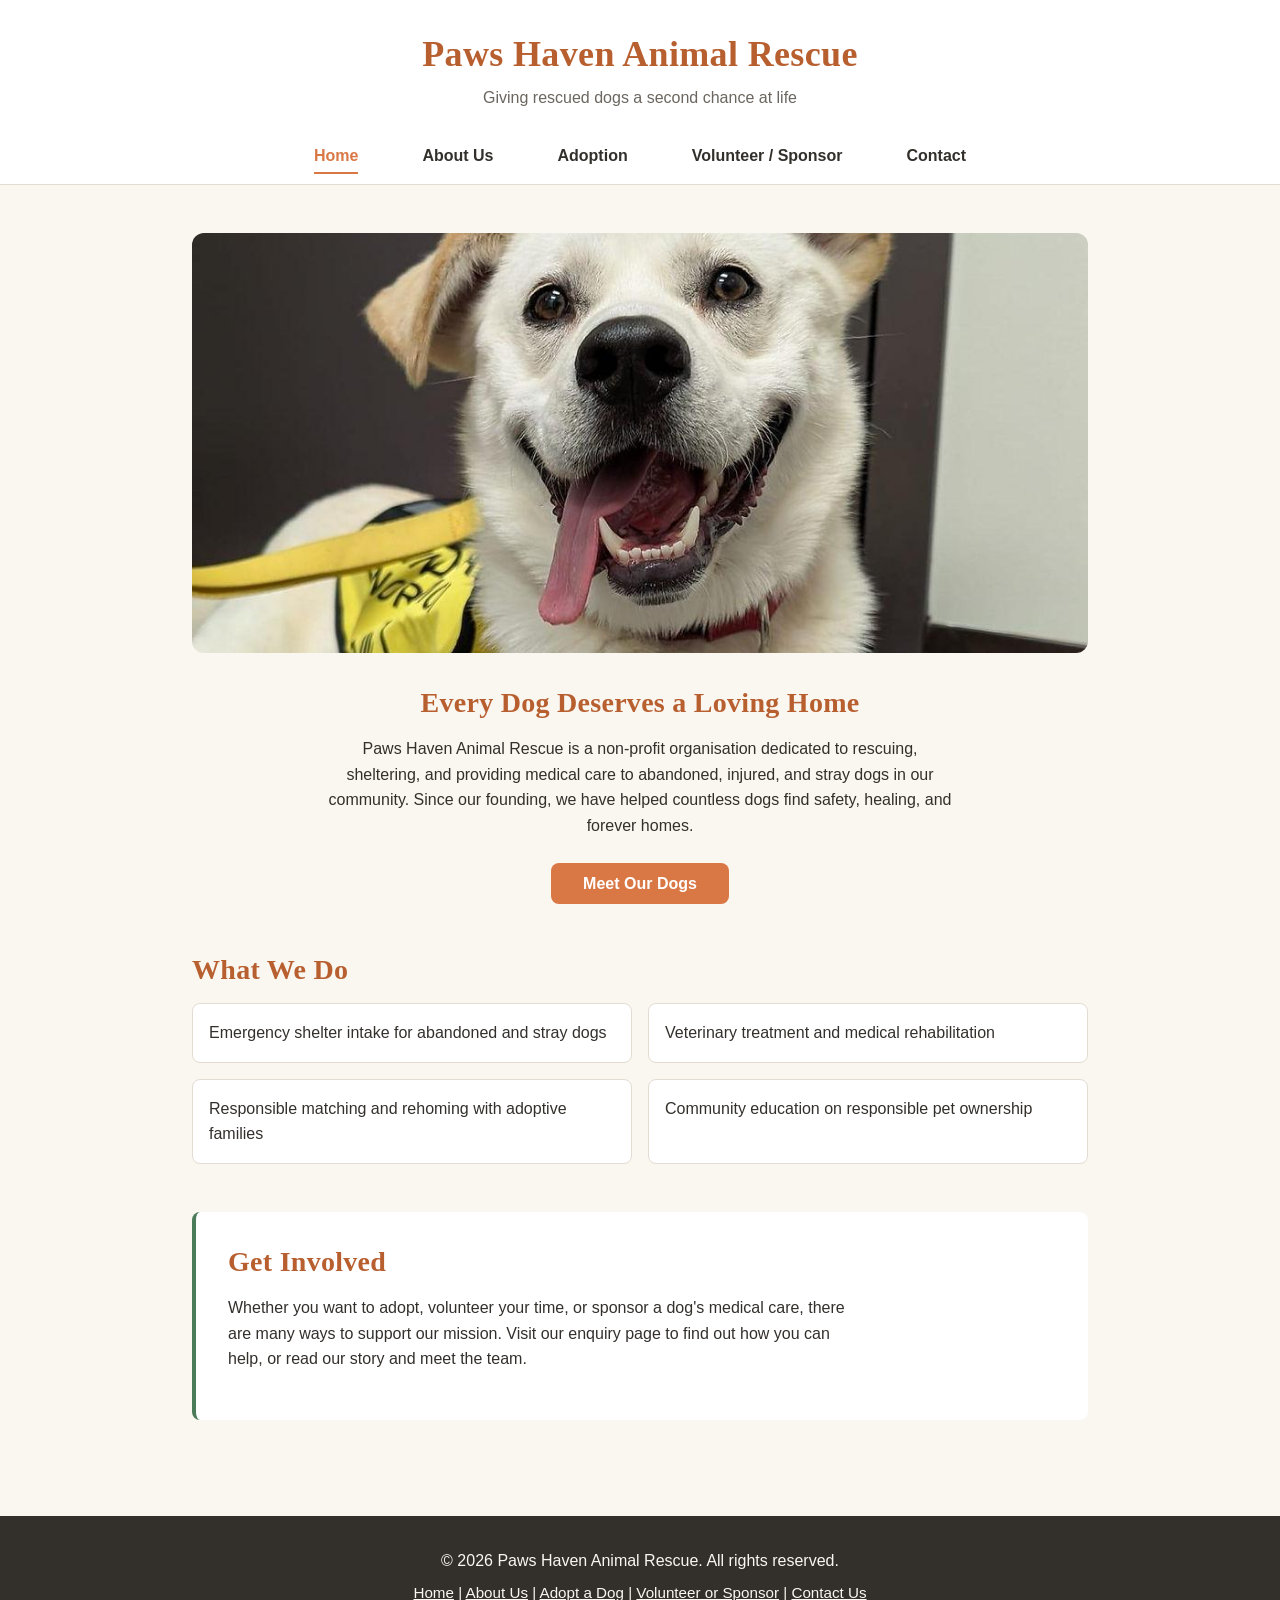
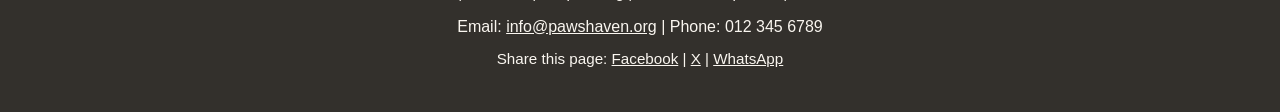
<file: ST10488462 POE PART 1 (4)/ST10488462 POE PART 1/HTML and Basic Content, Website/index.html>
<!DOCTYPE html>
<html lang="en">
<head>
    <!-- Character encoding: lets the browser display letters/symbols correctly -->
    <meta charset="UTF-8">
    <!-- Makes the page resize properly on phones and tablets -->
    <meta name="viewport" content="width=device-width, initial-scale=1.0">

    <!-- SEO: a short description of the page shown in Google search results -->
    <meta name="description" content="Paws Haven Animal Rescue is a non-profit dog shelter in Pretoria. Adopt a rescue dog, volunteer your time or sponsor a dog's medical care today.">
    <!-- SEO: keywords related to the page content -->
    <meta name="keywords" content="dog rescue Pretoria, animal shelter, dog adoption, non-profit, Paws Haven">

    <!-- The text shown in the browser tab -->
    <!-- Links this page to the external stylesheet, so all styling is in one shared file -->
    <link rel="stylesheet" href="style.css">

    <title>Dog Rescue &amp; Adoption in Pretoria | Paws Haven Animal Rescue</title>

    <!-- SEO: the preferred (canonical) address of this page, so search engines do not treat duplicates as separate pages -->
    <link rel="canonical" href="https://pawshaven-st10488462.netlify.app/">
    <meta name="robots" content="index, follow">
    <meta name="theme-color" content="#d97845">
    <link rel="icon" href="images/favicon.svg" type="image/svg+xml">

    <!-- Social media sharing (Open Graph and Twitter): controls how this page looks when shared on Facebook, WhatsApp, X and similar -->
    <meta property="og:type" content="website">
    <meta property="og:site_name" content="Paws Haven Animal Rescue">
    <meta property="og:title" content="Dog Rescue &amp; Adoption in Pretoria | Paws Haven Animal Rescue">
    <meta property="og:description" content="Paws Haven Animal Rescue is a non-profit dog shelter in Pretoria. Adopt a rescue dog, volunteer your time or sponsor a dog's medical care today.">
    <meta property="og:url" content="https://pawshaven-st10488462.netlify.app/">
    <meta property="og:image" content="https://pawshaven-st10488462.netlify.app/images/hero-dog.jpg">
    <meta property="og:image:alt" content="A happy white rescue dog smiling at the camera">
    <meta name="twitter:card" content="summary_large_image">
    <!-- Links the JavaScript file. 'defer' makes it run only after the whole page has loaded -->
    <script src="js/script.js" defer></script>
    <!-- Local SEO: structured data that tells search engines about our two shelter locations -->
    <script type="application/ld+json">
{
  "@context": "https://schema.org",
  "@graph": [
    {
      "@type": "AnimalShelter",
      "@id": "https://pawshaven-st10488462.netlify.app/#main-shelter",
      "name": "Paws Haven Animal Rescue - Main Shelter",
      "url": "https://pawshaven-st10488462.netlify.app/",
      "description": "Non-profit dog shelter providing rescue, medical care and adoption services for dogs in need.",
      "image": "https://pawshaven-st10488462.netlify.app/images/hero-dog.jpg",
      "email": "info@pawshaven.org",
      "telephone": "+27123456789",
      "address": {
        "@type": "PostalAddress",
        "addressLocality": "Pretoria",
        "addressRegion": "Gauteng",
        "addressCountry": "ZA"
      },
      "geo": {
        "@type": "GeoCoordinates",
        "latitude": -25.7479,
        "longitude": 28.2293
      },
      "openingHoursSpecification": {
        "@type": "OpeningHoursSpecification",
        "dayOfWeek": [
          "Monday",
          "Tuesday",
          "Wednesday",
          "Thursday",
          "Friday",
          "Saturday"
        ],
        "opens": "09:00",
        "closes": "16:00"
      }
    },
    {
      "@type": "AnimalShelter",
      "@id": "https://pawshaven-st10488462.netlify.app/#centurion-centre",
      "name": "Paws Haven Animal Rescue - Satellite Adoption Centre",
      "url": "https://pawshaven-st10488462.netlify.app/contact",
      "parentOrganization": {
        "@id": "https://pawshaven-st10488462.netlify.app/#main-shelter"
      },
      "description": "Satellite adoption centre where visitors can meet dogs ready for adoption.",
      "email": "info@pawshaven.org",
      "telephone": "+27123456789",
      "address": {
        "@type": "PostalAddress",
        "addressLocality": "Centurion",
        "addressRegion": "Gauteng",
        "addressCountry": "ZA"
      },
      "geo": {
        "@type": "GeoCoordinates",
        "latitude": -25.8603,
        "longitude": 28.1894
      },
      "openingHoursSpecification": {
        "@type": "OpeningHoursSpecification",
        "dayOfWeek": [
          "Monday",
          "Tuesday",
          "Wednesday",
          "Thursday",
          "Friday",
          "Saturday"
        ],
        "opens": "09:00",
        "closes": "16:00"
      }
    }
  ]
}
    </script>
</head>
<body>

    <!-- HEADER: appears at the top of every page -->
    <header>
        <p class="site-title">Paws Haven Animal Rescue</p>
        <p>Giving rescued dogs a second chance at life</p>

        <!-- NAV: the main navigation menu, repeated identically on every page -->
        <nav>
            <ul>
                <li><a href="index.html">Home</a></li>
                <li><a href="about.html">About Us</a></li>
                <li><a href="services.html">Adoption</a></li>
                <li><a href="enquiry.html">Volunteer / Sponsor</a></li>
                <li><a href="contact.html">Contact</a></li>
            </ul>
        </nav>
    </header>

    <!-- MAIN: the unique content of this page -->
    <main>

        <!-- Hero section: the big welcome banner -->
        <section id="hero">
            <img src="images/hero-dog.jpg" alt="A happy white rescue dog at the Paws Haven shelter, smiling at the camera" width="980" height="980" fetchpriority="high">
            <h1>Every Dog Deserves a Loving Home</h1>
            <p>
                Paws Haven Animal Rescue is a non-profit organisation dedicated to
                rescuing, sheltering, and providing medical care to abandoned,
                injured, and stray dogs in our community. Since our founding, we
                have helped countless dogs find safety, healing, and forever homes.
            </p>
            <!-- Call to action button, links to the adoption page -->
            <a href="services.html" class="cta-button">Meet Our Dogs</a>
        </section>

        <!-- Short section introducing what the charity does -->
        <section id="what-we-do">
            <h2>What We Do</h2>
            <ul>
                <li>Emergency shelter intake for abandoned and stray dogs</li>
                <li>Veterinary treatment and medical rehabilitation</li>
                <li>Responsible matching and rehoming with adoptive families</li>
                <li>Community education on responsible pet ownership</li>
            </ul>
        </section>

        <!-- Section encouraging visitors to get involved -->
        <section id="get-involved">
            <h2>Get Involved</h2>
            <p>
                Whether you want to adopt, volunteer your time, or sponsor a dog's
                medical care, there are many ways to support our mission. Visit our
                <a href="enquiry.html">enquiry page</a> to find out how you can help,
                or read <a href="about.html">our story and meet the team</a>.
            </p>
        </section>

    </main>

    <!-- FOOTER: appears at the bottom of every page -->
    <footer>
        <p>&copy; 2026 Paws Haven Animal Rescue. All rights reserved.</p>
        <p class="footer-links">
            <a href="index.html">Home</a> |
            <a href="about.html">About Us</a> |
            <a href="services.html">Adopt a Dog</a> |
            <a href="enquiry.html">Volunteer or Sponsor</a> |
            <a href="contact.html">Contact Us</a>
        </p>
        <p>Email: <a href="mailto:info@pawshaven.org">info@pawshaven.org</a> | Phone: 012 345 6789</p>
        <p class="share-links">
            Share this page:
            <a href="https://www.facebook.com/sharer/sharer.php?u=https%3A%2F%2Fpawshaven-st10488462.netlify.app%2F" target="_blank" rel="noopener noreferrer" aria-label="Share this page on Facebook (opens in a new tab)">Facebook</a> |
            <a href="https://twitter.com/intent/tweet?url=https%3A%2F%2Fpawshaven-st10488462.netlify.app%2F" target="_blank" rel="noopener noreferrer" aria-label="Share this page on X (opens in a new tab)">X</a> |
            <a href="https://wa.me/?text=https%3A%2F%2Fpawshaven-st10488462.netlify.app%2F" target="_blank" rel="noopener noreferrer" aria-label="Share this page on WhatsApp (opens in a new tab)">WhatsApp</a>
        </p>
    </footer>

</body>
</html>
</file>
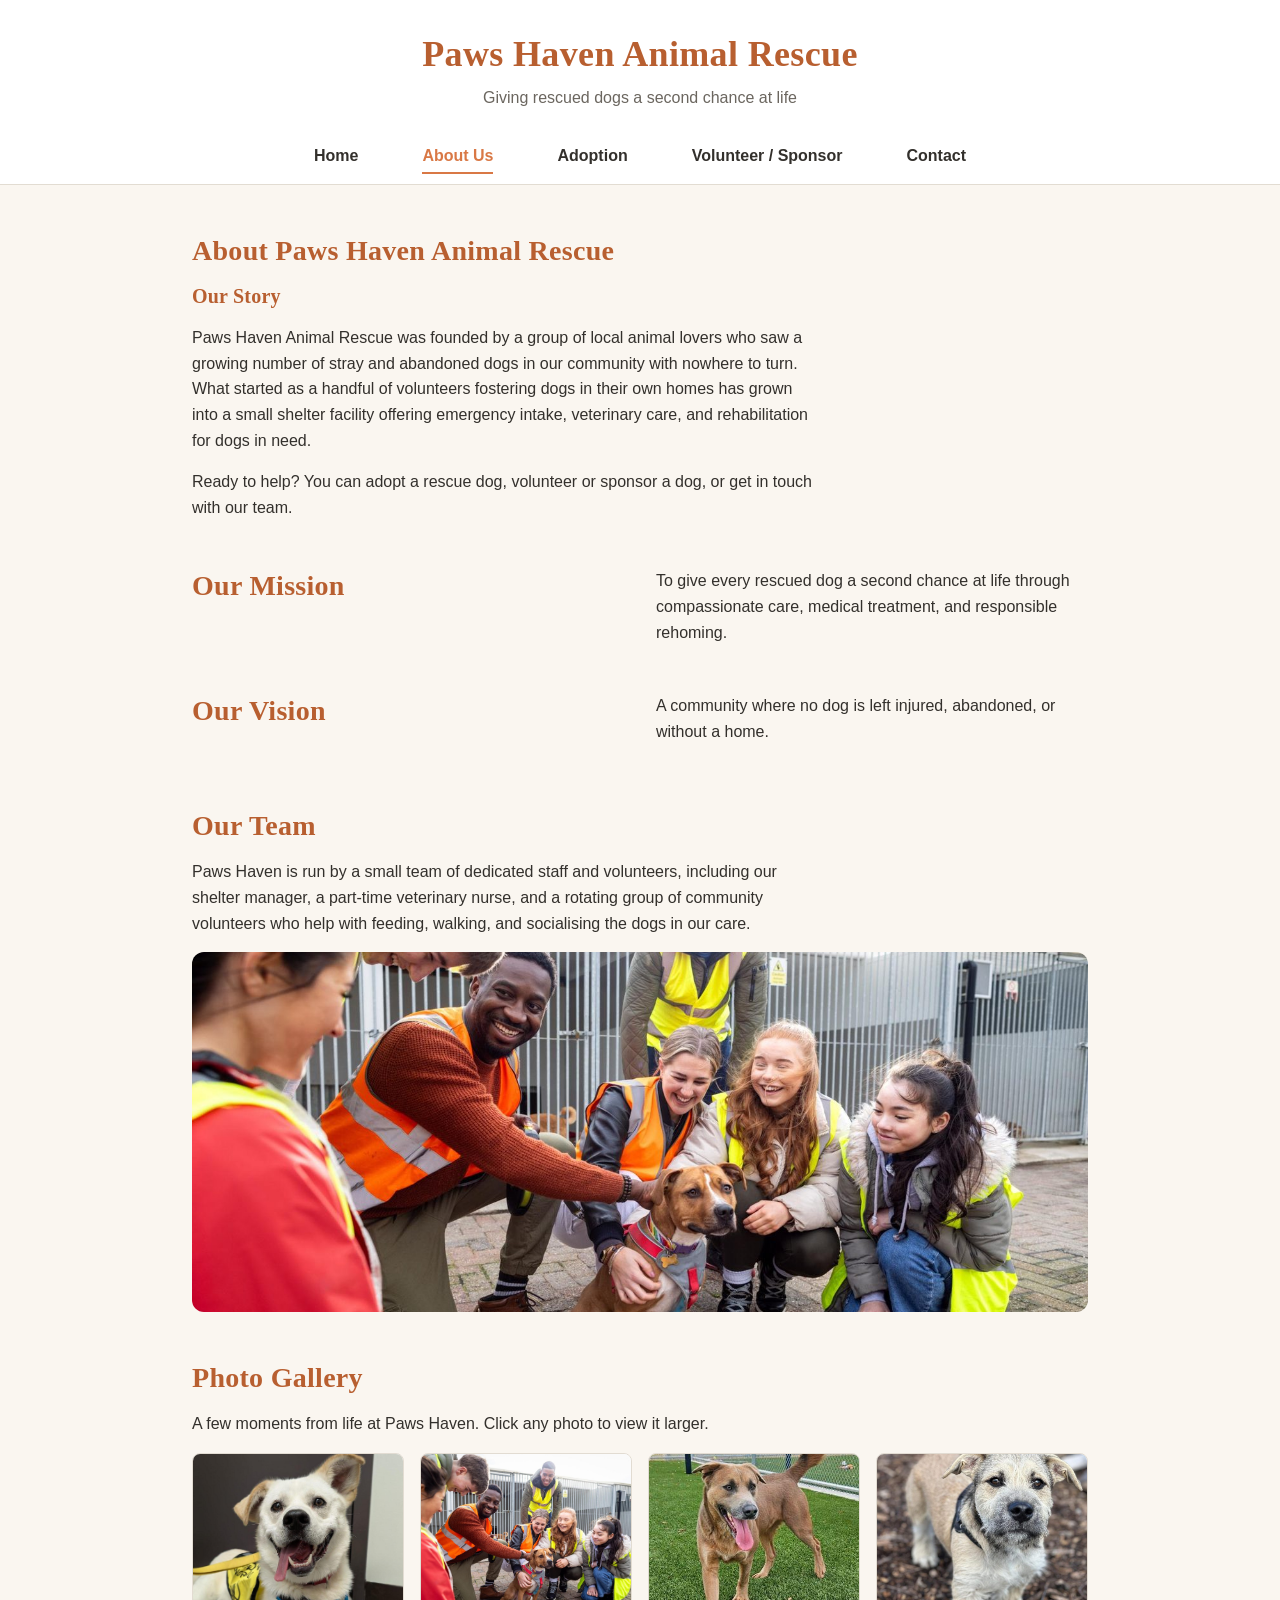
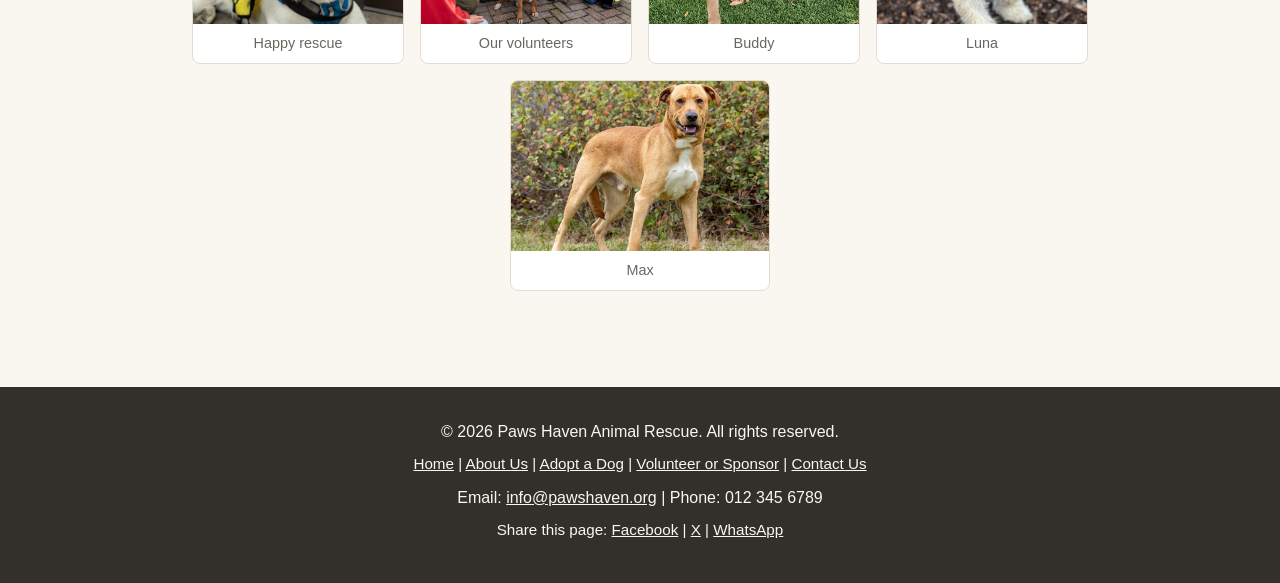
<file: ST10488462 POE PART 1 (4)/ST10488462 POE PART 1/HTML and Basic Content, Website/about.html>
<!DOCTYPE html>
<html lang="en">
<head>
    <meta charset="UTF-8">
    <meta name="viewport" content="width=device-width, initial-scale=1.0">

    <meta name="description" content="Meet the team behind Paws Haven Animal Rescue. Learn our story, mission and vision, and see photos of the rescued dogs and volunteers we work with.">
    <meta name="keywords" content="about Paws Haven, dog rescue team, animal shelter mission, non-profit, Pretoria">

    <!-- Links this page to the external stylesheet, so all styling is in one shared file -->
    <link rel="stylesheet" href="style.css">

    <title>About Our Dog Rescue Team | Paws Haven Animal Rescue</title>

    <!-- SEO: the preferred (canonical) address of this page, so search engines do not treat duplicates as separate pages -->
    <link rel="canonical" href="https://pawshaven-st10488462.netlify.app/about">
    <meta name="robots" content="index, follow">
    <meta name="theme-color" content="#d97845">
    <link rel="icon" href="images/favicon.svg" type="image/svg+xml">

    <!-- Social media sharing (Open Graph and Twitter): controls how this page looks when shared on Facebook, WhatsApp, X and similar -->
    <meta property="og:type" content="website">
    <meta property="og:site_name" content="Paws Haven Animal Rescue">
    <meta property="og:title" content="About Our Dog Rescue Team | Paws Haven Animal Rescue">
    <meta property="og:description" content="Meet the team behind Paws Haven Animal Rescue. Learn our story, mission and vision, and see photos of the rescued dogs and volunteers we work with.">
    <meta property="og:url" content="https://pawshaven-st10488462.netlify.app/about">
    <meta property="og:image" content="https://pawshaven-st10488462.netlify.app/images/hero-dog.jpg">
    <meta property="og:image:alt" content="A happy white rescue dog smiling at the camera">
    <meta name="twitter:card" content="summary_large_image">
    <!-- Links the JavaScript file. 'defer' makes it run only after the whole page has loaded -->
    <script src="js/script.js" defer></script>
</head>
<body>

    <!-- HEADER: identical to index.html so the site feels consistent -->
    <header>
        <p class="site-title">Paws Haven Animal Rescue</p>
        <p>Giving rescued dogs a second chance at life</p>

        <!-- NAV: same navigation menu as every other page -->
        <nav>
            <ul>
                <li><a href="index.html">Home</a></li>
                <li><a href="about.html">About Us</a></li>
                <li><a href="services.html">Adoption</a></li>
                <li><a href="enquiry.html">Volunteer / Sponsor</a></li>
                <li><a href="contact.html">Contact</a></li>
            </ul>
        </nav>
    </header>

    <!-- MAIN: unique content for the About Us page -->
    <main>

        <!-- Section explaining the charity's history -->
        <section id="our-story">
            <h1>About Paws Haven Animal Rescue</h1>
            <h2>Our Story</h2>
            <p>
                Paws Haven Animal Rescue was founded by a group of local animal
                lovers who saw a growing number of stray and abandoned dogs in
                our community with nowhere to turn. What started as a handful of
                volunteers fostering dogs in their own homes has grown into a
                small shelter facility offering emergency intake, veterinary
                care, and rehabilitation for dogs in need.
            </p>
            <p>
                Ready to help? You can <a href="services.html">adopt a rescue dog</a>,
                <a href="enquiry.html">volunteer or sponsor a dog</a>, or
                <a href="contact.html">get in touch with our team</a>.
            </p>
        </section>

        <!-- Section for mission and vision -->
        <section id="mission-vision">
            <h2>Our Mission</h2>
            <p>
                To give every rescued dog a second chance at life through
                compassionate care, medical treatment, and responsible rehoming.
            </p>

            <h2>Our Vision</h2>
            <p>
                A community where no dog is left injured, abandoned, or without
                a home.
            </p>
        </section>

        <!-- Section introducing the team -->
        <section id="our-team">
            <h2>Our Team</h2>
            <p>
                Paws Haven is run by a small team of dedicated staff and
                volunteers, including our shelter manager, a part-time
                veterinary nurse, and a rotating group of community volunteers
                who help with feeding, walking, and socialising the dogs in
                our care.
            </p>
            <img src="images/team-photo.jpg" alt="Paws Haven staff and volunteers with rescued dogs" data-lightbox="team" data-caption="Our staff and volunteers with some of the dogs in our care" width="1400" height="934" loading="lazy">
        </section>

        <!-- Photo gallery: click any photo to open it in the lightbox viewer (see js/script.js) -->
        <section id="gallery">
            <h2>Photo Gallery</h2>
            <p>A few moments from life at Paws Haven. Click any photo to view it larger.</p>

            <div class="gallery">
                <figure class="gallery-item">
                    <img src="images/hero-dog.jpg" alt="A happy white rescued dog smiling at the camera" data-lightbox="gallery" data-caption="A happy rescue dog enjoying life at Paws Haven" width="980" height="980" loading="lazy">
                    <figcaption>Happy rescue</figcaption>
                </figure>
                <figure class="gallery-item">
                    <img src="images/team-photo.jpg" alt="Paws Haven volunteers petting a brown dog at the shelter" data-lightbox="gallery" data-caption="Our volunteers giving the dogs the attention they deserve" width="1400" height="934" loading="lazy">
                    <figcaption>Our volunteers</figcaption>
                </figure>
                <figure class="gallery-item">
                    <img src="images/dog-buddy.jpg" alt="Buddy, a medium-sized brown dog standing on grass" data-lightbox="gallery" data-caption="Buddy enjoying some time on the grass" width="360" height="640" loading="lazy">
                    <figcaption>Buddy</figcaption>
                </figure>
                <figure class="gallery-item">
                    <img src="images/dog-luna.jpg" alt="Luna, a small scruffy terrier mix looking up at the camera" data-lightbox="gallery" data-caption="Luna, our calm and affectionate terrier mix" width="720" height="1023" loading="lazy">
                    <figcaption>Luna</figcaption>
                </figure>
                <figure class="gallery-item">
                    <img src="images/dog-max.jpg" alt="Max, a tan Labrador mix standing in front of green bushes" data-lightbox="gallery" data-caption="Max, a playful Labrador mix who loves to run" width="900" height="900" loading="lazy">
                    <figcaption>Max</figcaption>
                </figure>
            </div>
        </section>

    </main>

    <!-- FOOTER: identical to index.html -->
    <footer>
        <p>&copy; 2026 Paws Haven Animal Rescue. All rights reserved.</p>
        <p class="footer-links">
            <a href="index.html">Home</a> |
            <a href="about.html">About Us</a> |
            <a href="services.html">Adopt a Dog</a> |
            <a href="enquiry.html">Volunteer or Sponsor</a> |
            <a href="contact.html">Contact Us</a>
        </p>
        <p>Email: <a href="mailto:info@pawshaven.org">info@pawshaven.org</a> | Phone: 012 345 6789</p>
        <p class="share-links">
            Share this page:
            <a href="https://www.facebook.com/sharer/sharer.php?u=https%3A%2F%2Fpawshaven-st10488462.netlify.app%2Fabout" target="_blank" rel="noopener noreferrer" aria-label="Share this page on Facebook (opens in a new tab)">Facebook</a> |
            <a href="https://twitter.com/intent/tweet?url=https%3A%2F%2Fpawshaven-st10488462.netlify.app%2Fabout" target="_blank" rel="noopener noreferrer" aria-label="Share this page on X (opens in a new tab)">X</a> |
            <a href="https://wa.me/?text=https%3A%2F%2Fpawshaven-st10488462.netlify.app%2Fabout" target="_blank" rel="noopener noreferrer" aria-label="Share this page on WhatsApp (opens in a new tab)">WhatsApp</a>
        </p>
    </footer>

</body>
</html>
</file>
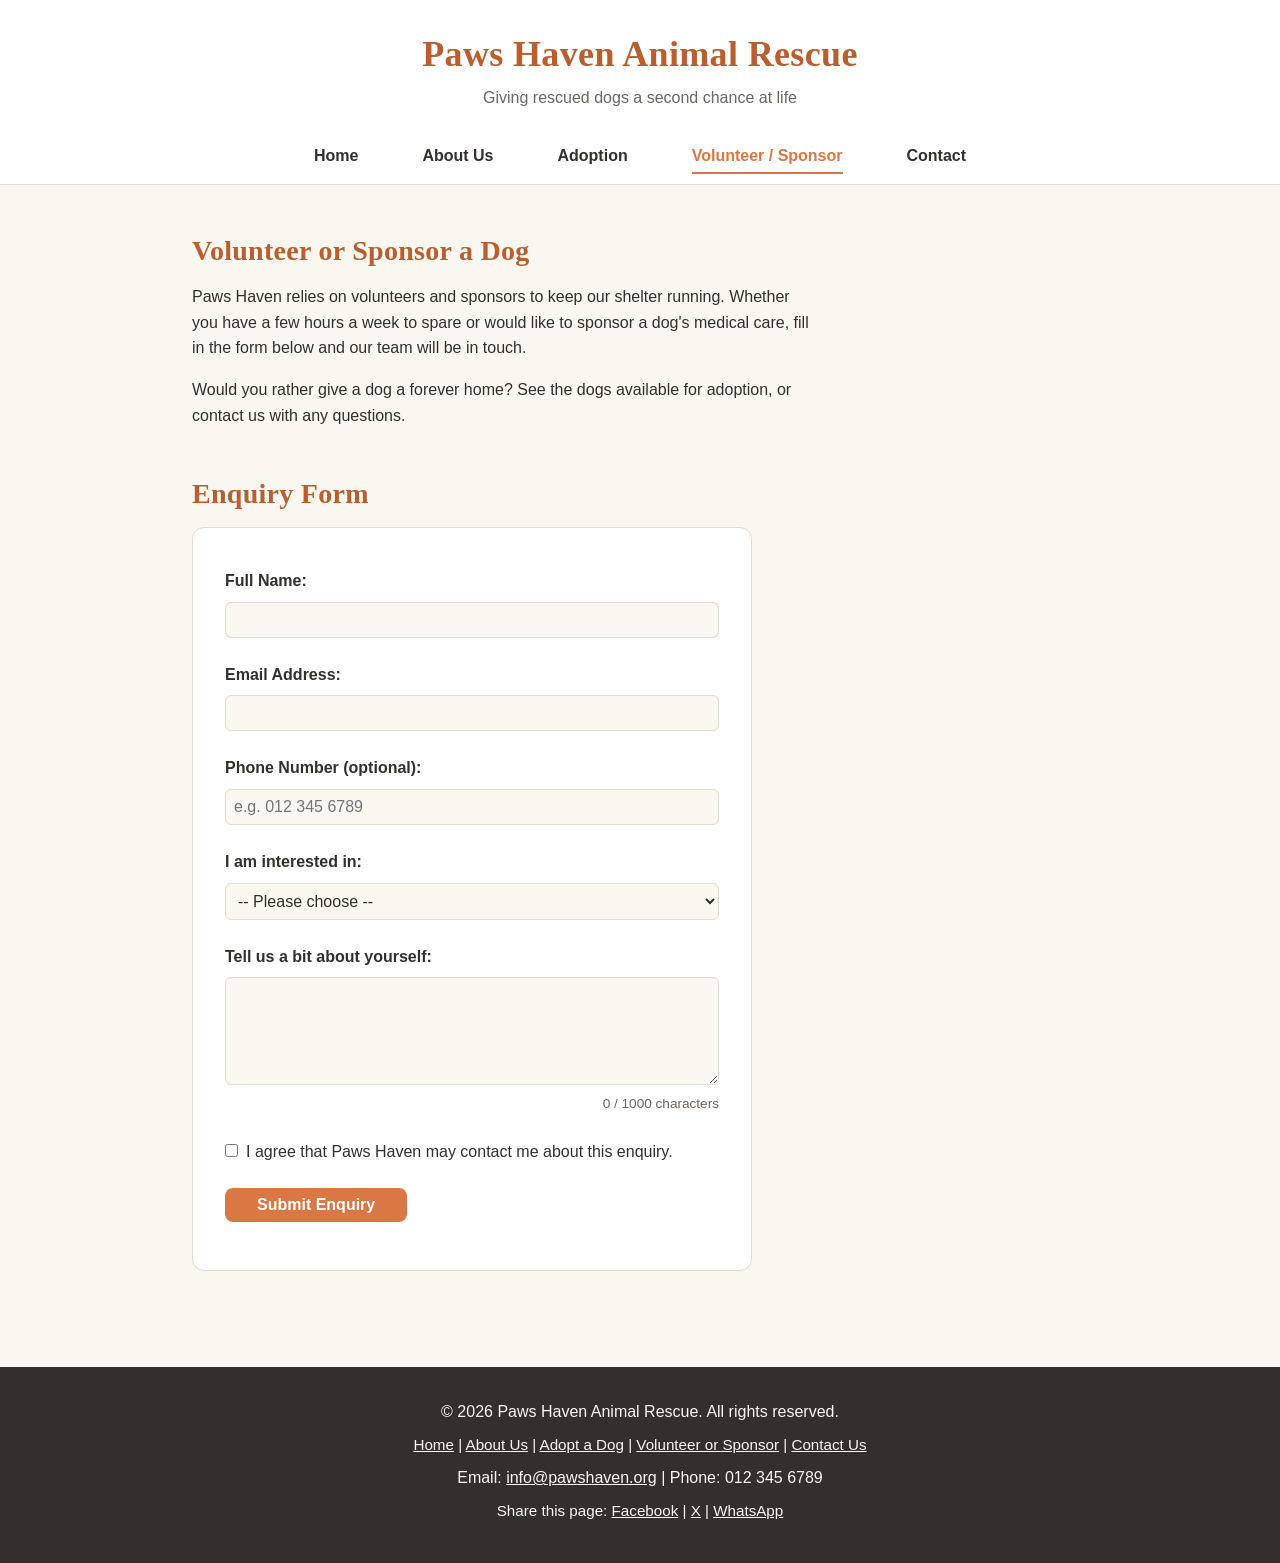
<file: ST10488462 POE PART 1 (4)/ST10488462 POE PART 1/HTML and Basic Content, Website/enquiry.html>
<!DOCTYPE html>
<html lang="en">
<head>
    <meta charset="UTF-8">
    <meta name="viewport" content="width=device-width, initial-scale=1.0">

    <meta name="description" content="Volunteer at our shelter or sponsor a rescue dog from R350 a month. Send an enquiry and see costs, availability and our next orientation date.">
    <meta name="keywords" content="volunteer at dog shelter, sponsor a dog, dog charity volunteer, Paws Haven, Pretoria">

    <!-- Links this page to the external stylesheet, so all styling is in one shared file -->
    <link rel="stylesheet" href="style.css">

    <title>Volunteer or Sponsor a Dog | Paws Haven Animal Rescue</title>

    <!-- SEO: the preferred (canonical) address of this page, so search engines do not treat duplicates as separate pages -->
    <link rel="canonical" href="https://pawshaven-st10488462.netlify.app/enquiry">
    <meta name="robots" content="index, follow">
    <meta name="theme-color" content="#d97845">
    <link rel="icon" href="images/favicon.svg" type="image/svg+xml">

    <!-- Social media sharing (Open Graph and Twitter): controls how this page looks when shared on Facebook, WhatsApp, X and similar -->
    <meta property="og:type" content="website">
    <meta property="og:site_name" content="Paws Haven Animal Rescue">
    <meta property="og:title" content="Volunteer or Sponsor a Dog | Paws Haven Animal Rescue">
    <meta property="og:description" content="Volunteer at our shelter or sponsor a rescue dog from R350 a month. Send an enquiry and see costs, availability and our next orientation date.">
    <meta property="og:url" content="https://pawshaven-st10488462.netlify.app/enquiry">
    <meta property="og:image" content="https://pawshaven-st10488462.netlify.app/images/hero-dog.jpg">
    <meta property="og:image:alt" content="A happy white rescue dog smiling at the camera">
    <meta name="twitter:card" content="summary_large_image">
    <!-- Links the JavaScript file. 'defer' makes it run only after the whole page has loaded -->
    <script src="js/script.js" defer></script>
</head>
<body>

    <header>
        <p class="site-title">Paws Haven Animal Rescue</p>
        <p>Giving rescued dogs a second chance at life</p>

        <nav>
            <ul>
                <li><a href="index.html">Home</a></li>
                <li><a href="about.html">About Us</a></li>
                <li><a href="services.html">Adoption</a></li>
                <li><a href="enquiry.html">Volunteer / Sponsor</a></li>
                <li><a href="contact.html">Contact</a></li>
            </ul>
        </nav>
    </header>

    <main>

        <section id="enquiry-intro">
            <h1>Volunteer or Sponsor a Dog</h1>
            <p>
                Paws Haven relies on volunteers and sponsors to keep our shelter
                running. Whether you have a few hours a week to spare or would
                like to sponsor a dog's medical care, fill in the form below and
                our team will be in touch.
            </p>
            <p>
                Would you rather give a dog a forever home? See the
                <a href="services.html">dogs available for adoption</a>, or
                <a href="contact.html">contact us</a> with any questions.
            </p>
        </section>

        <!-- Enquiry form: checked by JavaScript, then sent with AJAX (see js/script.js).
             "novalidate" switches off the browser's own pop-up messages so our friendlier messages show instead. -->
        <section id="enquiry-form">
            <h2>Enquiry Form</h2>

            <form id="enquiry-form-element" action="#" method="post" novalidate>

                <p id="enquiry-summary" class="form-summary" role="alert" hidden></p>

                <label for="fullname">Full Name:</label>
                <input type="text" id="fullname" name="fullname" autocomplete="name" aria-describedby="fullname-error" required>
                <span class="error-message" id="fullname-error"></span>

                <label for="email">Email Address:</label>
                <input type="email" id="email" name="email" autocomplete="email" aria-describedby="email-error" required>
                <span class="error-message" id="email-error"></span>

                <label for="phone">Phone Number (optional):</label>
                <input type="tel" id="phone" name="phone" autocomplete="tel" placeholder="e.g. 012 345 6789" aria-describedby="phone-error">
                <span class="error-message" id="phone-error"></span>

                <label for="enquiry-type">I am interested in:</label>
                <select id="enquiry-type" name="enquiry-type" aria-describedby="enquiry-type-error" required>
                    <option value="">-- Please choose --</option>
                    <option value="volunteer">Volunteering</option>
                    <option value="sponsor">Sponsoring a dog</option>
                    <option value="both">Both</option>
                </select>
                <span class="error-message" id="enquiry-type-error"></span>

                <!-- Extra questions for volunteers. JavaScript shows this only when it is needed. -->
                <div id="volunteer-options" class="conditional-fields" hidden>
                    <fieldset aria-describedby="availability-error">
                        <legend>When are you available to volunteer?</legend>
                        <label class="choice"><input type="checkbox" name="availability" value="Weekday mornings"> Weekday mornings</label>
                        <label class="choice"><input type="checkbox" name="availability" value="Weekday afternoons"> Weekday afternoons</label>
                        <label class="choice"><input type="checkbox" name="availability" value="Saturdays"> Saturdays</label>
                    </fieldset>
                    <span class="error-message" id="availability-error"></span>
                </div>

                <!-- Extra questions for sponsors. JavaScript shows this only when it is needed. -->
                <div id="sponsor-options" class="conditional-fields" hidden>
                    <label for="sponsor-dog">Which dog would you like to sponsor?</label>
                    <select id="sponsor-dog" name="sponsor-dog">
                        <option value="">No preference (any dog)</option>
                    </select>

                    <fieldset aria-describedby="sponsor-plan-error">
                        <legend>How would you like to sponsor?</legend>
                        <label class="choice"><input type="radio" name="sponsor-plan" value="monthly"> Monthly (R350 per month)</label>
                        <label class="choice"><input type="radio" name="sponsor-plan" value="once-off"> Once-off (R1,200)</label>
                    </fieldset>
                    <span class="error-message" id="sponsor-plan-error"></span>
                </div>

                <label for="message">Tell us a bit about yourself:</label>
                <textarea id="message" name="message" rows="5" maxlength="1000" aria-describedby="message-error message-count" required></textarea>
                <span class="char-count" id="message-count">0 / 1000 characters</span>
                <span class="error-message" id="message-error"></span>

                <label class="choice">
                    <input type="checkbox" id="enquiry-consent" name="enquiry-consent" value="Yes" aria-describedby="enquiry-consent-error" required>
                    I agree that Paws Haven may contact me about this enquiry.
                </label>
                <span class="error-message" id="enquiry-consent-error"></span>

                <button type="submit" id="enquiry-submit">Submit Enquiry</button>

                <!-- Announces progress ("Sending...") and problems to everyone, including screen readers -->
                <p id="enquiry-status" class="form-status" aria-live="polite"></p>

            </form>
        </section>

    </main>

    <footer>
        <p>&copy; 2026 Paws Haven Animal Rescue. All rights reserved.</p>
        <p class="footer-links">
            <a href="index.html">Home</a> |
            <a href="about.html">About Us</a> |
            <a href="services.html">Adopt a Dog</a> |
            <a href="enquiry.html">Volunteer or Sponsor</a> |
            <a href="contact.html">Contact Us</a>
        </p>
        <p>Email: <a href="mailto:info@pawshaven.org">info@pawshaven.org</a> | Phone: 012 345 6789</p>
        <p class="share-links">
            Share this page:
            <a href="https://www.facebook.com/sharer/sharer.php?u=https%3A%2F%2Fpawshaven-st10488462.netlify.app%2Fenquiry" target="_blank" rel="noopener noreferrer" aria-label="Share this page on Facebook (opens in a new tab)">Facebook</a> |
            <a href="https://twitter.com/intent/tweet?url=https%3A%2F%2Fpawshaven-st10488462.netlify.app%2Fenquiry" target="_blank" rel="noopener noreferrer" aria-label="Share this page on X (opens in a new tab)">X</a> |
            <a href="https://wa.me/?text=https%3A%2F%2Fpawshaven-st10488462.netlify.app%2Fenquiry" target="_blank" rel="noopener noreferrer" aria-label="Share this page on WhatsApp (opens in a new tab)">WhatsApp</a>
        </p>
    </footer>

</body>
</html>
</file>
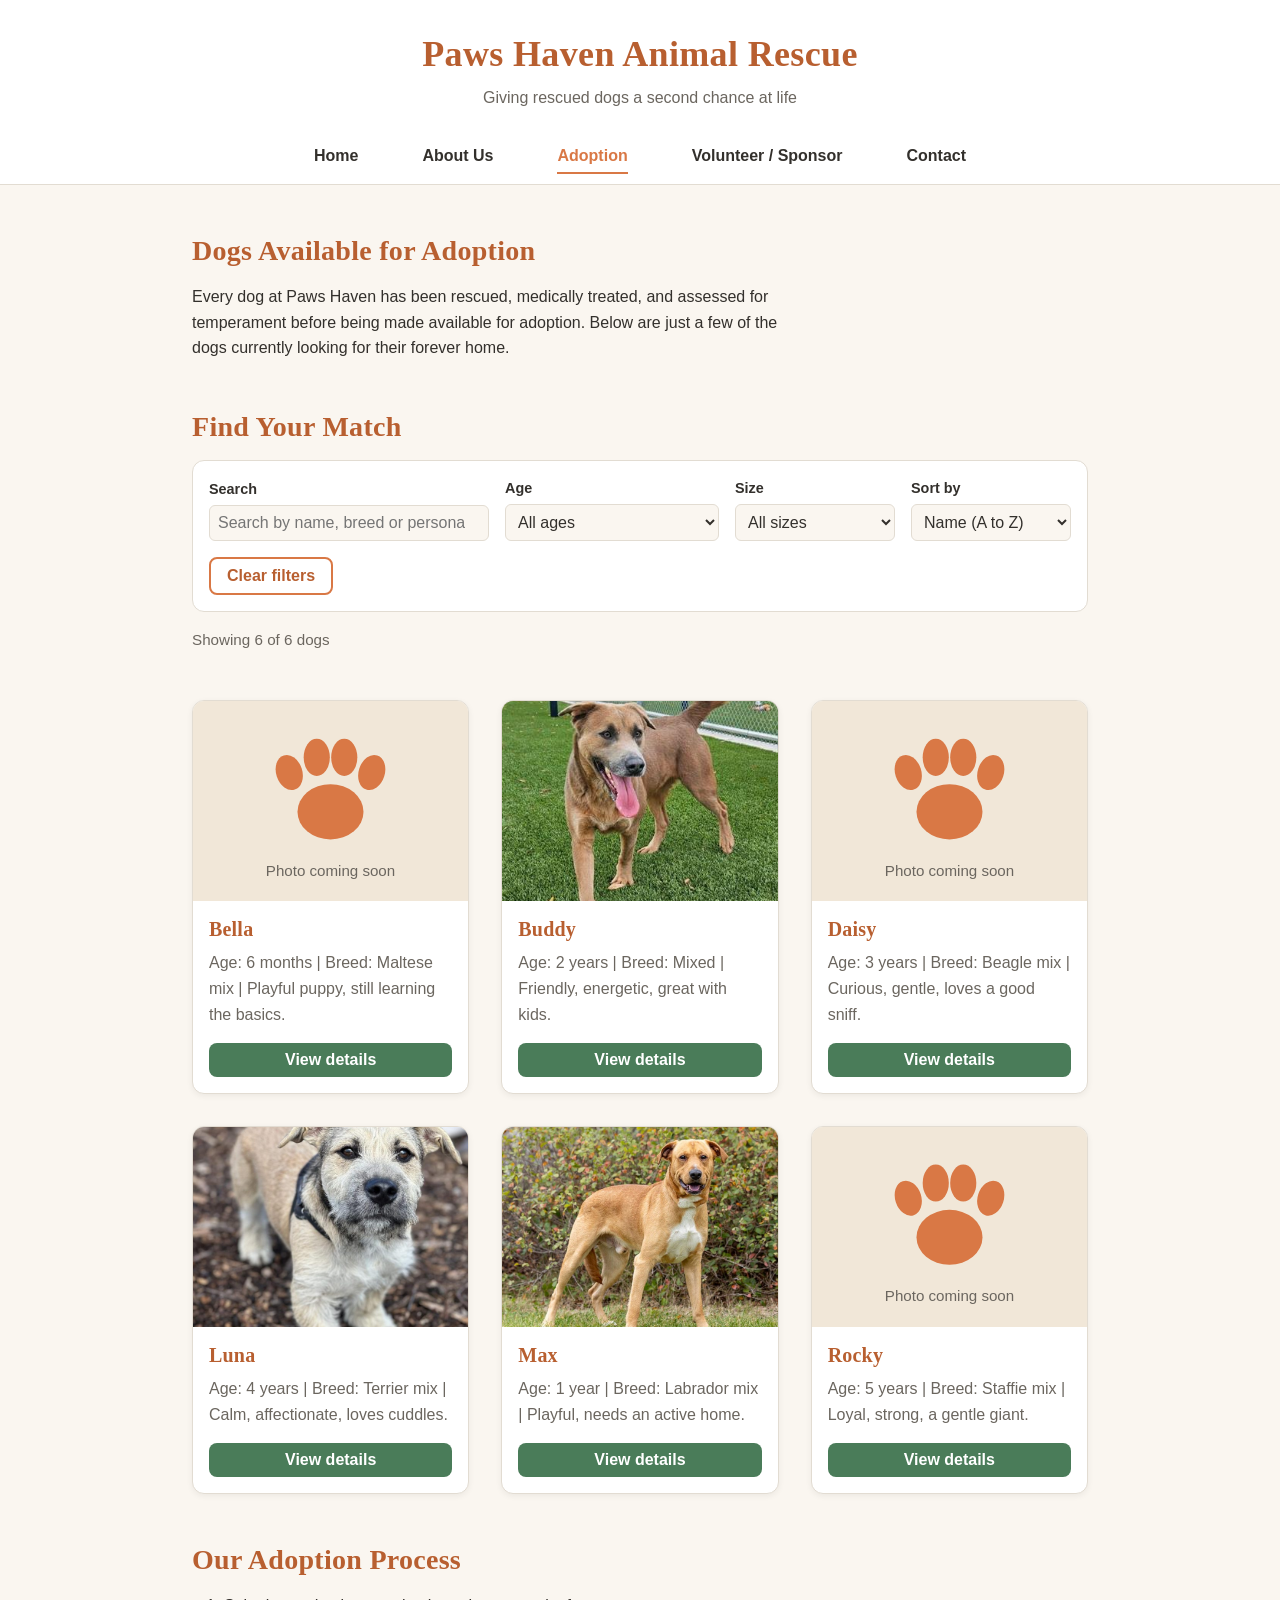
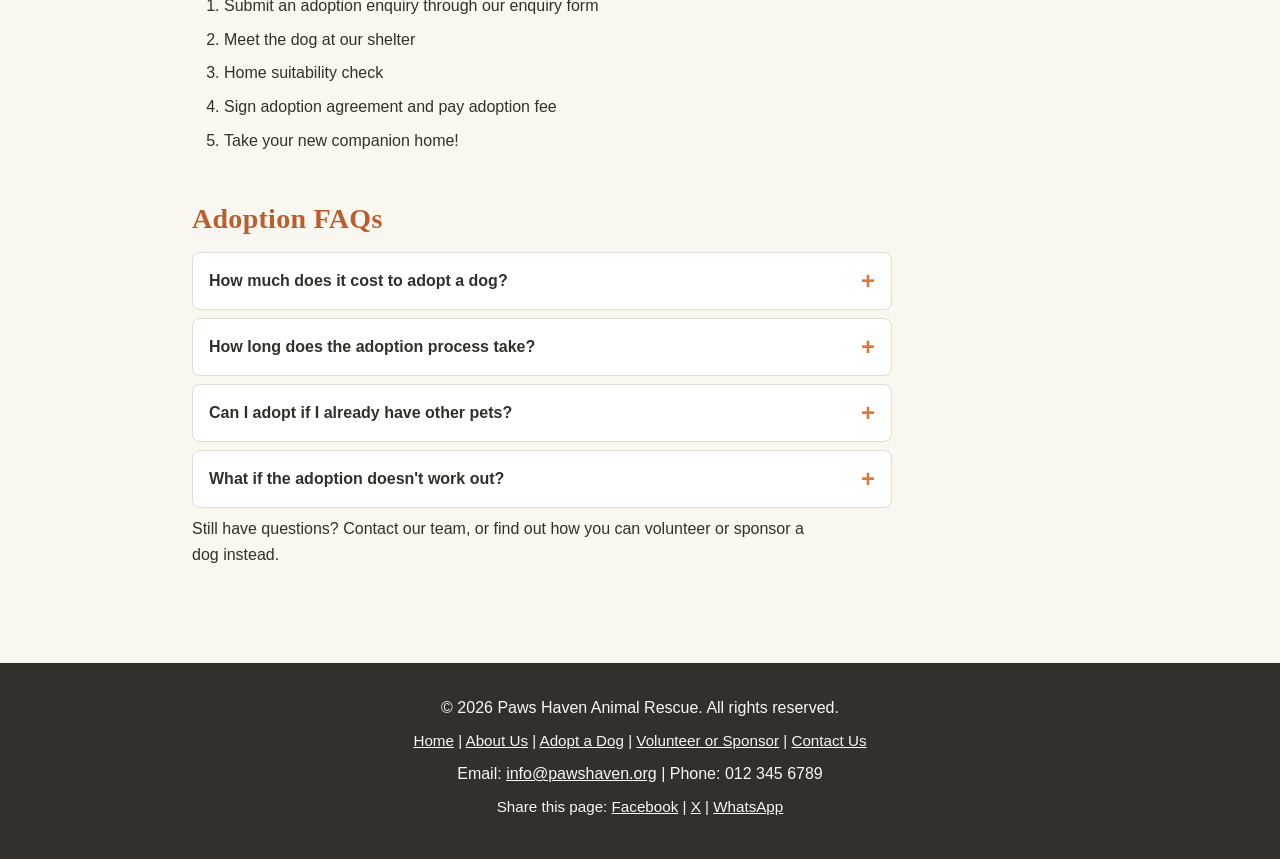
<file: ST10488462 POE PART 1 (4)/ST10488462 POE PART 1/HTML and Basic Content, Website/services.html>
<!DOCTYPE html>
<html lang="en">
<head>
    <meta charset="UTF-8">
    <meta name="viewport" content="width=device-width, initial-scale=1.0">

    <meta name="description" content="Search rescue dogs available for adoption in Pretoria and Centurion. Filter by age and size, read each dog's story and learn how adoption works.">
    <meta name="keywords" content="adopt a dog Pretoria, rescue dogs, dog adoption, dogs for adoption, Centurion">

    <!-- Links this page to the external stylesheet, so all styling is in one shared file -->
    <link rel="stylesheet" href="style.css">

    <title>Adopt a Rescue Dog in Pretoria | Paws Haven Animal Rescue</title>

    <!-- SEO: the preferred (canonical) address of this page, so search engines do not treat duplicates as separate pages -->
    <link rel="canonical" href="https://pawshaven-st10488462.netlify.app/services">
    <meta name="robots" content="index, follow">
    <meta name="theme-color" content="#d97845">
    <link rel="icon" href="images/favicon.svg" type="image/svg+xml">

    <!-- Social media sharing (Open Graph and Twitter): controls how this page looks when shared on Facebook, WhatsApp, X and similar -->
    <meta property="og:type" content="website">
    <meta property="og:site_name" content="Paws Haven Animal Rescue">
    <meta property="og:title" content="Adopt a Rescue Dog in Pretoria | Paws Haven Animal Rescue">
    <meta property="og:description" content="Search rescue dogs available for adoption in Pretoria and Centurion. Filter by age and size, read each dog's story and learn how adoption works.">
    <meta property="og:url" content="https://pawshaven-st10488462.netlify.app/services">
    <meta property="og:image" content="https://pawshaven-st10488462.netlify.app/images/hero-dog.jpg">
    <meta property="og:image:alt" content="A happy white rescue dog smiling at the camera">
    <meta name="twitter:card" content="summary_large_image">
    <!-- Links the JavaScript file. 'defer' makes it run only after the whole page has loaded -->
    <script src="js/script.js" defer></script>
</head>
<body>

    <header>
        <p class="site-title">Paws Haven Animal Rescue</p>
        <p>Giving rescued dogs a second chance at life</p>

        <nav>
            <ul>
                <li><a href="index.html">Home</a></li>
                <li><a href="about.html">About Us</a></li>
                <li><a href="services.html">Adoption</a></li>
                <li><a href="enquiry.html">Volunteer / Sponsor</a></li>
                <li><a href="contact.html">Contact</a></li>
            </ul>
        </nav>
    </header>

    <main>

        <!-- Intro to the adoption page -->
        <section id="adoption-intro">
            <h1>Dogs Available for Adoption</h1>
            <p>
                Every dog at Paws Haven has been rescued, medically treated, and
                assessed for temperament before being made available for adoption.
                Below are just a few of the dogs currently looking for their
                forever home.
            </p>
        </section>

        <!-- Search, filter and sort tools: these control the dog list below (see js/script.js) -->
        <section id="dog-search">
            <h2>Find Your Match</h2>

            <div class="dog-controls" role="search" aria-label="Search and filter dogs">

                <div class="control-group control-wide">
                    <label for="dog-search-input">Search</label>
                    <input type="search" id="dog-search-input" placeholder="Search by name, breed or personality" autocomplete="off">
                </div>

                <div class="control-group">
                    <label for="dog-age-filter">Age</label>
                    <select id="dog-age-filter">
                        <option value="all">All ages</option>
                        <option value="puppy">Puppy (under 1 year)</option>
                        <option value="young">Young (1 to 3 years)</option>
                        <option value="adult">Adult (4 years and older)</option>
                    </select>
                </div>

                <div class="control-group">
                    <label for="dog-size-filter">Size</label>
                    <select id="dog-size-filter">
                        <option value="all">All sizes</option>
                        <option value="Small">Small</option>
                        <option value="Medium">Medium</option>
                        <option value="Large">Large</option>
                    </select>
                </div>

                <div class="control-group">
                    <label for="dog-sort">Sort by</label>
                    <select id="dog-sort">
                        <option value="name-asc">Name (A to Z)</option>
                        <option value="name-desc">Name (Z to A)</option>
                        <option value="age-asc">Youngest first</option>
                        <option value="age-desc">Oldest first</option>
                    </select>
                </div>

                <button type="button" id="dog-reset" class="secondary-button">Clear filters</button>

            </div>

            <!-- aria-live makes screen readers announce the new count whenever it changes -->
            <p id="dog-count" class="dog-count" aria-live="polite"></p>
        </section>

        <!-- Dog listings: JavaScript loads the dogs from data/dogs.json and rebuilds these cards.
             The three cards below are kept as a backup in case the data file cannot be loaded. -->
        <section id="available-dogs">

            <article class="dog-card">
                <img src="images/dog-buddy.jpg" alt="Buddy, a medium-sized brown dog available for adoption" data-lightbox="dogs" data-caption="Buddy: 2 years old, friendly and energetic" width="360" height="640" loading="lazy">
                <h3>Buddy</h3>
                <p>Age: 2 years | Breed: Mixed | Friendly, energetic, great with kids.</p>
            </article>

            <article class="dog-card">
                <img src="images/dog-luna.jpg" alt="Luna, a small scruffy terrier mix available for adoption" data-lightbox="dogs" data-caption="Luna: 4 years old, calm and affectionate" width="720" height="1023" loading="lazy">
                <h3>Luna</h3>
                <p>Age: 4 years | Breed: Terrier mix | Calm, affectionate, loves cuddles.</p>
            </article>

            <article class="dog-card">
                <img src="images/dog-max.jpg" alt="Max, a large tan Labrador mix available for adoption" data-lightbox="dogs" data-caption="Max: 1 year old, playful and needs an active home" width="900" height="900" loading="lazy">
                <h3>Max</h3>
                <p>Age: 1 year | Breed: Labrador mix | Playful, needs an active home.</p>
            </article>

        </section>

        <!-- Explains the adoption process -->
        <section id="adoption-process">
            <h2>Our Adoption Process</h2>
            <ol>
                <li>Submit an adoption enquiry through our <a href="enquiry.html">enquiry form</a></li>
                <li>Meet the dog at our shelter</li>
                <li>Home suitability check</li>
                <li>Sign adoption agreement and pay adoption fee</li>
                <li>Take your new companion home!</li>
            </ol>
        </section>

        <!-- FAQ accordion: click a question to open or close its answer (see js/script.js) -->
        <section id="adoption-faq">
            <h2>Adoption FAQs</h2>

            <div class="accordion">

                <div class="accordion-item">
                    <h3>
                        <button type="button" class="accordion-header" id="faq-btn-1" aria-expanded="false" aria-controls="faq-1">
                            How much does it cost to adopt a dog?
                        </button>
                    </h3>
                    <div class="accordion-panel" id="faq-1" role="region" aria-labelledby="faq-btn-1" hidden>
                        <p>The adoption fee is R1,200. This covers sterilisation, vaccinations, deworming, and a microchip, so your new companion goes home fully protected.</p>
                    </div>
                </div>

                <div class="accordion-item">
                    <h3>
                        <button type="button" class="accordion-header" id="faq-btn-2" aria-expanded="false" aria-controls="faq-2">
                            How long does the adoption process take?
                        </button>
                    </h3>
                    <div class="accordion-panel" id="faq-2" role="region" aria-labelledby="faq-btn-2" hidden>
                        <p>Most adoptions take between three and seven days, depending on how quickly we can complete the meet-and-greet and the home suitability check.</p>
                    </div>
                </div>

                <div class="accordion-item">
                    <h3>
                        <button type="button" class="accordion-header" id="faq-btn-3" aria-expanded="false" aria-controls="faq-3">
                            Can I adopt if I already have other pets?
                        </button>
                    </h3>
                    <div class="accordion-panel" id="faq-3" role="region" aria-labelledby="faq-btn-3" hidden>
                        <p>Yes. We arrange a supervised meet-and-greet between your current pets and the dog you are interested in to make sure they get along before the adoption is finalised.</p>
                    </div>
                </div>

                <div class="accordion-item">
                    <h3>
                        <button type="button" class="accordion-header" id="faq-btn-4" aria-expanded="false" aria-controls="faq-4">
                            What if the adoption doesn't work out?
                        </button>
                    </h3>
                    <div class="accordion-panel" id="faq-4" role="region" aria-labelledby="faq-btn-4" hidden>
                        <p>We offer a 14-day settling-in period. If things aren't working, you can return the dog to us and we will help find a better match.</p>
                    </div>
                </div>

            </div>

            <p>
                Still have questions? <a href="contact.html">Contact our team</a>, or find out how you
                can <a href="enquiry.html">volunteer or sponsor a dog</a> instead.
            </p>
        </section>

    </main>

    <footer>
        <p>&copy; 2026 Paws Haven Animal Rescue. All rights reserved.</p>
        <p class="footer-links">
            <a href="index.html">Home</a> |
            <a href="about.html">About Us</a> |
            <a href="services.html">Adopt a Dog</a> |
            <a href="enquiry.html">Volunteer or Sponsor</a> |
            <a href="contact.html">Contact Us</a>
        </p>
        <p>Email: <a href="mailto:info@pawshaven.org">info@pawshaven.org</a> | Phone: 012 345 6789</p>
        <p class="share-links">
            Share this page:
            <a href="https://www.facebook.com/sharer/sharer.php?u=https%3A%2F%2Fpawshaven-st10488462.netlify.app%2Fservices" target="_blank" rel="noopener noreferrer" aria-label="Share this page on Facebook (opens in a new tab)">Facebook</a> |
            <a href="https://twitter.com/intent/tweet?url=https%3A%2F%2Fpawshaven-st10488462.netlify.app%2Fservices" target="_blank" rel="noopener noreferrer" aria-label="Share this page on X (opens in a new tab)">X</a> |
            <a href="https://wa.me/?text=https%3A%2F%2Fpawshaven-st10488462.netlify.app%2Fservices" target="_blank" rel="noopener noreferrer" aria-label="Share this page on WhatsApp (opens in a new tab)">WhatsApp</a>
        </p>
    </footer>

</body>
</html>
</file>
<file: ST10488462 POE PART 1 (4)/ST10488462 POE PART 1/HTML and Basic Content, Website/style.css>
/* =========================================================
   PAWS HAVEN ANIMAL RESCUE — MAIN STYLESHEET
   WEDE5020 POE Part 2: CSS Styling and Responsive Design
   =========================================================
   Sections:
   1. CSS Reset
   2. Base Styles (root variables, fonts, colours)
   3. Typography
   4. Header & Navigation
   5. Section spacing (shared layout rules)
   6. Homepage styles
   7. About Us page styles
   8. Adoption page styles (Flexbox card layout)
   9. Enquiry & Contact form styles
   10. Footer
   11. Interactive states (:hover, :focus, :active)
   12. Responsive Design (media queries)
   ========================================================= */


/* ---------------------------------------------------------
   1. CSS RESET
   Removes inconsistent default spacing/styles browsers apply,
   so the site looks the same across Chrome, Edge, Firefox, etc.
--------------------------------------------------------- */
* {
    margin: 0;
    padding: 0;
    box-sizing: border-box;
}

img {
    max-width: 100%;
    height: auto; /* with the width/height attributes in the HTML, keeps the correct shape while reserving space */
    display: block;
}

a {
    text-decoration: none;
    color: inherit;
}

ul, ol {
    list-style: none;
}


/* ---------------------------------------------------------
   2. BASE STYLES
   Root variables define the colour palette and spacing scale
   used throughout the site, so changing a value here updates
   it everywhere it's used (the "cascading" advantage of CSS).
--------------------------------------------------------- */
:root {
    /* Colour palette: warm, friendly tones suited to an animal shelter */
    --color-primary: #d97845;      /* warm terracotta - buttons, links, accents */
    --color-primary-dark: #b85f30; /* hover state for primary elements */
    --color-secondary: #4a7c59;    /* calm green - secondary accents */
    --color-background: #faf6f0;   /* soft cream page background */
    --color-surface: #ffffff;      /* card/section backgrounds */
    --color-text: #33302c;         /* main body text */
    --color-text-light: #6b665f;   /* secondary/muted text */
    --color-border: #e2dcd2;       /* subtle borders */

    /* Spacing scale (relative units, used instead of fixed pixel values) */
    --space-sm: 0.5rem;
    --space-md: 1rem;
    --space-lg: 2rem;
    --space-xl: 3rem;

    /* Typography scale */
    --font-base: 1rem;      /* 16px */
    --font-h1: 2.25rem;
    --font-h2: 1.75rem;
    --font-h3: 1.25rem;
}

html {
    scroll-behavior: smooth;
}

body {
    font-family: 'Segoe UI', Arial, Helvetica, sans-serif;
    font-size: var(--font-base);
    line-height: 1.6;
    color: var(--color-text);
    background-color: var(--color-background);
}


/* ---------------------------------------------------------
   3. TYPOGRAPHY
--------------------------------------------------------- */
h1, h2, h3 {
    font-family: 'Georgia', 'Times New Roman', serif;
    color: var(--color-primary-dark);
    line-height: 1.25;
    margin-bottom: var(--space-md);
    letter-spacing: 0.01em;
}

h1 {
    font-size: var(--font-h1);
}

h2 {
    font-size: var(--font-h2);
}

h3 {
    font-size: var(--font-h3);
}

p {
    margin-bottom: var(--space-md);
    max-width: 70ch; /* keeps line length comfortable to read */
}


/* ---------------------------------------------------------
   4. HEADER & NAVIGATION
--------------------------------------------------------- */
header {
    background-color: var(--color-surface);
    border-bottom: 1px solid var(--color-border);
    padding: var(--space-lg) var(--space-lg) var(--space-md);
    text-align: center;
}

header h1 {
    margin-bottom: var(--space-sm);
}

header > p {
    color: var(--color-text-light);
    margin-bottom: var(--space-lg);
    max-width: none;
}

nav ul {
    display: flex;
    flex-wrap: wrap;
    justify-content: center;
    gap: var(--space-lg);
}

nav li {
    /* Fallback spacing in case a browser doesn't support flexbox 'gap' */
    margin: 0 calc(var(--space-lg) / 2);
}

nav a {
    font-weight: 600;
    padding: var(--space-sm) 0;
    border-bottom: 2px solid transparent;
    transition: border-color 0.2s ease, color 0.2s ease;
}


/* ---------------------------------------------------------
   5. SECTION SPACING
   Shared layout rules so every page's <main> content is
   consistently centred and spaced, regardless of page.
--------------------------------------------------------- */
main {
    max-width: 960px;
    margin: 0 auto;
    padding: var(--space-xl) var(--space-lg);
}

main section {
    margin-bottom: var(--space-xl);
}


/* ---------------------------------------------------------
   6. HOMEPAGE STYLES
--------------------------------------------------------- */
#hero {
    text-align: center;
}

#hero img {
    border-radius: 12px;
    margin-bottom: var(--space-lg);
    max-height: 420px;
    width: 100%;
    object-fit: cover;
}

#hero p {
    margin-left: auto;
    margin-right: auto;
}

.cta-button {
    display: inline-block;
    background-color: var(--color-primary);
    color: #ffffff;
    font-weight: 600;
    padding: var(--space-sm) var(--space-lg);
    border-radius: 8px;
    margin-top: var(--space-sm);
    transition: background-color 0.2s ease, transform 0.15s ease;
}

#what-we-do ul {
    display: grid;
    grid-template-columns: repeat(2, 1fr);
    gap: var(--space-md);
}

#what-we-do li {
    background-color: var(--color-surface);
    border: 1px solid var(--color-border);
    border-radius: 8px;
    padding: var(--space-md);
}

#get-involved {
    background-color: var(--color-surface);
    border-left: 4px solid var(--color-secondary);
    border-radius: 8px;
    padding: var(--space-lg);
}


/* ---------------------------------------------------------
   7. ABOUT US PAGE STYLES
--------------------------------------------------------- */
#mission-vision {
    display: grid;
    grid-template-columns: 1fr 1fr;
    gap: var(--space-lg);
}

#our-team img {
    border-radius: 12px;
    margin-top: var(--space-md);
    max-height: 360px;
    width: 100%;
    object-fit: cover;
}


/* ---------------------------------------------------------
   8. ADOPTION PAGE STYLES (Flexbox card layout)
--------------------------------------------------------- */
#available-dogs {
    display: flex;
    flex-wrap: wrap;
    justify-content: center;
    gap: var(--space-lg);
}

.dog-card {
    background-color: var(--color-surface);
    border: 1px solid var(--color-border);
    border-radius: 12px;
    overflow: hidden;
    flex: 1 1 260px;
    max-width: 300px;
    box-shadow: 0 2px 6px rgba(0, 0, 0, 0.06);
    transition: transform 0.2s ease, box-shadow 0.2s ease;
}

.dog-card img {
    height: 200px;
    width: 100%;
    object-fit: cover;
}

.dog-card h3,
.dog-card p {
    padding-left: var(--space-md);
    padding-right: var(--space-md);
}

.dog-card h3 {
    margin-top: var(--space-md);
    margin-bottom: var(--space-sm);
}

.dog-card p {
    color: var(--color-text-light);
    margin-bottom: var(--space-md);
}

#adoption-process ol {
    list-style: decimal;
    padding-left: var(--space-lg);
}

#adoption-process li {
    margin-bottom: var(--space-sm);
}


/* ---------------------------------------------------------
   9. ENQUIRY & CONTACT FORM STYLES
--------------------------------------------------------- */
form {
    display: flex;
    flex-direction: column;
    gap: var(--space-sm);
    background-color: var(--color-surface);
    border: 1px solid var(--color-border);
    border-radius: 12px;
    padding: var(--space-lg);
    max-width: 560px;
}

label {
    font-weight: 600;
    margin-top: var(--space-sm);
}

input,
select,
textarea {
    font-family: inherit;
    font-size: var(--font-base);
    padding: var(--space-sm);
    border: 1px solid var(--color-border);
    border-radius: 6px;
    background-color: var(--color-background);
    color: var(--color-text);
}

textarea {
    resize: vertical;
}

button[type="submit"] {
    align-self: flex-start;
    background-color: var(--color-primary);
    color: #ffffff;
    font-weight: 600;
    font-size: var(--font-base);
    border: none;
    border-radius: 8px;
    padding: var(--space-sm) var(--space-lg);
    margin-top: var(--space-sm);
    cursor: pointer;
    transition: background-color 0.2s ease, transform 0.15s ease;
}

#our-locations iframe {
    border-radius: 8px;
    margin-bottom: var(--space-lg);
}

#contact-details p {
    max-width: none;
}


/* ---------------------------------------------------------
   10. FOOTER
--------------------------------------------------------- */
footer {
    background-color: var(--color-text);
    color: var(--color-background);
    text-align: center;
    padding: var(--space-lg);
}

footer p {
    max-width: none;
    margin-bottom: var(--space-sm);
    color: inherit;
}

footer a {
    text-decoration: underline;
}


/* ---------------------------------------------------------
   11. INTERACTIVE STATES (:hover, :focus, :active)
--------------------------------------------------------- */
nav a:hover,
nav a:focus {
    color: var(--color-primary);
    border-bottom-color: var(--color-primary);
}

nav a:active {
    color: var(--color-primary-dark);
}

.cta-button:hover {
    background-color: var(--color-primary-dark);
    transform: translateY(-2px);
}

.cta-button:active {
    transform: translateY(0);
}

.dog-card:hover {
    box-shadow: 0 6px 16px rgba(0, 0, 0, 0.12);
    transform: translateY(-4px);
}

button[type="submit"]:hover {
    background-color: var(--color-primary-dark);
}

button[type="submit"]:active {
    transform: translateY(1px);
}

input:focus,
select:focus,
textarea:focus {
    outline: none;
    border-color: var(--color-primary);
    box-shadow: 0 0 0 3px rgba(217, 120, 69, 0.2);
}

a:focus-visible,
button:focus-visible {
    outline: 3px solid var(--color-secondary);
    outline-offset: 2px;
}


/* ---------------------------------------------------------
   12. RESPONSIVE DESIGN
   Breakpoints:
     - Tablet:  max-width 768px
     - Mobile:  max-width 480px
   Layout switches from multi-column to single-column, nav
   stacks vertically, and spacing/font sizes shrink slightly
   to suit smaller screens.
--------------------------------------------------------- */

/* ---- Tablet ---- */
@media (max-width: 768px) {
    :root {
        --font-h1: 1.85rem;
        --font-h2: 1.5rem;
        --font-h3: 1.15rem;
    }

    main {
        padding: var(--space-lg) var(--space-md);
    }

    nav ul {
        gap: var(--space-md);
    }

    #what-we-do ul {
        grid-template-columns: 1fr;
    }

    #mission-vision {
        grid-template-columns: 1fr;
    }

    .dog-card {
        flex: 1 1 45%;
    }
}

/* ---- Mobile ---- */
@media (max-width: 480px) {
    header {
        padding: var(--space-md);
    }

    nav ul {
        flex-direction: column;
        align-items: center;
        gap: var(--space-sm);
    }

    main {
        padding: var(--space-md) var(--space-sm);
    }

    #hero img {
        max-height: 260px;
    }

    .dog-card {
        flex: 1 1 100%;
        max-width: 100%;
    }

    form {
        padding: var(--space-md);
    }

    button[type="submit"] {
        width: 100%;
        text-align: center;
    }
}


/* =========================================================
   PART 3 ADDITIONS: INTERACTIVE ELEMENTS
   Styles for the features added with JavaScript (js/script.js):
   13. Active navigation link
   14. Scroll reveal animation
   15. Back to top button
   16. Accordion (FAQ)
   17. Photo gallery
   18. Lightbox viewer
   ========================================================= */


/* ---------------------------------------------------------
   13. ACTIVE NAVIGATION LINK
   JavaScript adds the class "active" to the link of the page
   the visitor is currently on.
--------------------------------------------------------- */
nav a.active {
    color: var(--color-primary);
    border-bottom-color: var(--color-primary);
}


/* ---------------------------------------------------------
   14. SCROLL REVEAL ANIMATION
   Sections start slightly lower and see-through, then fade
   up into place as they scroll into view. The ".js" class is
   added by JavaScript, so visitors without JavaScript still
   see all of the content.
--------------------------------------------------------- */
.js .reveal {
    opacity: 0;
    transform: translateY(24px);
    transition: opacity 0.6s ease, transform 0.6s ease;
}

.js .reveal.is-visible {
    opacity: 1;
    transform: translateY(0);
}


/* ---------------------------------------------------------
   15. BACK TO TOP BUTTON
--------------------------------------------------------- */
.back-to-top {
    position: fixed;
    right: var(--space-lg);
    bottom: var(--space-lg);
    width: 3rem;
    height: 3rem;
    border: none;
    border-radius: 50%;
    background-color: var(--color-primary);
    color: #ffffff;
    font-size: 1.4rem;
    cursor: pointer;
    box-shadow: 0 2px 8px rgba(0, 0, 0, 0.25);
    opacity: 0;
    pointer-events: none;
    transform: translateY(12px);
    transition: opacity 0.3s ease, transform 0.3s ease, background-color 0.2s ease;
}

.back-to-top.visible {
    opacity: 1;
    pointer-events: auto;
    transform: translateY(0);
}

.back-to-top:hover {
    background-color: var(--color-primary-dark);
}


/* ---------------------------------------------------------
   16. ACCORDION (FAQ)
--------------------------------------------------------- */
.accordion {
    max-width: 700px;
}

.accordion-item {
    background-color: var(--color-surface);
    border: 1px solid var(--color-border);
    border-radius: 8px;
    margin-bottom: var(--space-sm);
    overflow: hidden;
}

/* The heading wrapping each button needs its default heading look removed */
.accordion-item h3 {
    margin: 0;
    font-family: inherit;
    font-size: var(--font-base);
}

.accordion-header {
    display: flex;
    justify-content: space-between;
    align-items: center;
    width: 100%;
    padding: var(--space-md);
    border: none;
    background: none;
    font-family: inherit;
    font-size: var(--font-base);
    font-weight: 600;
    color: var(--color-text);
    text-align: left;
    cursor: pointer;
    transition: background-color 0.2s ease;
}

.accordion-header:hover,
.accordion-header:focus-visible {
    background-color: var(--color-background);
}

/* The little plus sign that turns into a minus when the panel is open */
.accordion-header::after {
    content: "+";
    margin-left: auto;
    padding-left: var(--space-md);
    font-size: 1.5rem;
    line-height: 1;
    color: var(--color-primary);
    transition: transform 0.3s ease;
}

.accordion-header[aria-expanded="true"]::after {
    content: "\2212"; /* minus sign */
    transform: rotate(180deg);
}

.accordion-panel {
    padding: 0 var(--space-md) var(--space-md);
}

.accordion-panel p {
    margin-bottom: 0;
}

/* The answer slides down and fades in when it opens */
.accordion-panel:not([hidden]) {
    animation: panelOpen 0.35s ease;
}

@keyframes panelOpen {
    from {
        opacity: 0;
        transform: translateY(-8px);
    }
    to {
        opacity: 1;
        transform: translateY(0);
    }
}


/* ---------------------------------------------------------
   17. PHOTO GALLERY
   Flexbox layout: thumbnails sit side by side and wrap onto a
   new row when there is no more room.
--------------------------------------------------------- */
.gallery {
    display: flex;
    flex-wrap: wrap;
    justify-content: center;
    gap: var(--space-md);
}

.gallery-item {
    flex: 1 1 180px;
    max-width: 260px;
    background-color: var(--color-surface);
    border: 1px solid var(--color-border);
    border-radius: 8px;
    overflow: hidden;
}

.gallery-item img {
    width: 100%;
    height: 170px;
    object-fit: cover;
    transition: transform 0.3s ease;
}

.gallery-item:hover img {
    transform: scale(1.06);
}

.gallery-item figcaption {
    padding: var(--space-sm);
    text-align: center;
    font-size: 0.9rem;
    color: var(--color-text-light);
}

/* Any image that opens the lightbox shows a zoom cursor */
img[data-lightbox] {
    cursor: zoom-in;
}

img[data-lightbox]:focus-visible {
    outline: 3px solid var(--color-secondary);
    outline-offset: 2px;
}


/* ---------------------------------------------------------
   18. LIGHTBOX VIEWER
   A full-screen dark overlay created by JavaScript that shows
   one image at a time with previous/next and close buttons.
--------------------------------------------------------- */
.lightbox {
    position: fixed;
    top: 0;
    right: 0;
    bottom: 0;
    left: 0;
    z-index: 1000;
    display: flex;
    align-items: center;
    justify-content: center;
    padding: var(--space-lg);
    background-color: rgba(0, 0, 0, 0.88);
    animation: lightboxFade 0.25s ease;
}

/* The "hidden" attribute must win over display: flex above */
.lightbox[hidden] {
    display: none;
}

@keyframes lightboxFade {
    from {
        opacity: 0;
    }
    to {
        opacity: 1;
    }
}

.lightbox-figure {
    max-width: 90%;
    text-align: center;
}

.lightbox-img {
    max-width: 100%;
    max-height: 75vh;
    margin: 0 auto;
    border-radius: 8px;
    box-shadow: 0 4px 24px rgba(0, 0, 0, 0.5);
}

.lightbox-caption {
    margin-top: var(--space-md);
    color: #ffffff;
}

.lightbox-close,
.lightbox-prev,
.lightbox-next {
    position: absolute;
    border: none;
    background-color: rgba(255, 255, 255, 0.15);
    color: #ffffff;
    cursor: pointer;
    border-radius: 50%;
    width: 3rem;
    height: 3rem;
    font-size: 1.5rem;
    transition: background-color 0.2s ease;
}

.lightbox-close:hover,
.lightbox-prev:hover,
.lightbox-next:hover {
    background-color: rgba(255, 255, 255, 0.35);
}

.lightbox-close {
    top: var(--space-md);
    right: var(--space-md);
}

.lightbox-prev {
    left: var(--space-md);
    top: 50%;
}

.lightbox-next {
    right: var(--space-md);
    top: 50%;
}

/* Stops the page behind the lightbox from scrolling while it is open */
body.no-scroll {
    overflow: hidden;
}


/* ---------------------------------------------------------
   PART 3 RESPONSIVE ADJUSTMENTS
--------------------------------------------------------- */
@media (max-width: 480px) {
    .back-to-top {
        right: var(--space-md);
        bottom: var(--space-md);
    }

    .gallery-item {
        flex: 1 1 100%;
        max-width: 100%;
    }

    .lightbox {
        padding: var(--space-md);
    }

    .lightbox-prev,
    .lightbox-next {
        top: auto;
        bottom: var(--space-md);
    }

    .lightbox-prev {
        left: 30%;
    }

    .lightbox-next {
        right: 30%;
    }
}


/* ---------------------------------------------------------
   REDUCED MOTION
   Visitors who ask their device to limit animation get a
   calmer version of the site with no sliding or fading.
--------------------------------------------------------- */
@media (prefers-reduced-motion: reduce) {
    .js .reveal,
    .js .reveal.is-visible {
        opacity: 1;
        transform: none;
        transition: none;
    }

    .accordion-panel:not([hidden]),
    .lightbox {
        animation: none;
    }

    html {
        scroll-behavior: auto;
    }
}


/* =========================================================
   PART 3 ADDITIONS: DOG DIRECTORY (SEARCH, FILTER, SORT, MODAL)
   19. Search, filter and sort controls
   20. Dog card details button
   21. Dog details pop-up (modal)
   ========================================================= */


/* ---------------------------------------------------------
   19. SEARCH, FILTER AND SORT CONTROLS
   Flexbox: the controls sit in a row and wrap on small screens.
--------------------------------------------------------- */
.dog-controls {
    display: flex;
    flex-wrap: wrap;
    align-items: flex-end;
    gap: var(--space-md);
    background-color: var(--color-surface);
    border: 1px solid var(--color-border);
    border-radius: 12px;
    padding: var(--space-md);
}

.control-group {
    display: flex;
    flex-direction: column;
    gap: 0.25rem;
    flex: 1 1 150px;
}

.control-group label {
    margin-top: 0;
    font-size: 0.9rem;
}

/* The search box is wider than the dropdowns */
.control-wide {
    flex: 2 1 260px;
}

.dog-controls input:focus,
.dog-controls select:focus {
    outline: 3px solid var(--color-secondary);
    outline-offset: 1px;
}

.dog-controls input:disabled,
.dog-controls select:disabled,
.secondary-button:disabled {
    opacity: 0.5;
    cursor: not-allowed;
}

.secondary-button {
    font-family: inherit;
    font-size: var(--font-base);
    font-weight: 600;
    background-color: transparent;
    color: var(--color-primary-dark);
    border: 2px solid var(--color-primary);
    border-radius: 8px;
    padding: var(--space-sm) var(--space-md);
    cursor: pointer;
    transition: background-color 0.2s ease, color 0.2s ease;
}

.secondary-button:hover:not(:disabled),
.secondary-button:focus-visible {
    background-color: var(--color-primary);
    color: #ffffff;
}

.dog-count {
    margin-top: var(--space-md);
    margin-bottom: 0;
    color: var(--color-text-light);
    font-size: 0.95rem;
}

/* Message shown when no dog matches the search */
.dog-empty {
    flex: 1 1 100%;
    text-align: center;
    padding: var(--space-lg);
    background-color: var(--color-surface);
    border: 1px dashed var(--color-border);
    border-radius: 12px;
    color: var(--color-text-light);
}


/* ---------------------------------------------------------
   20. DOG CARD DETAILS BUTTON
--------------------------------------------------------- */
.details-button {
    display: block;
    width: calc(100% - (var(--space-md) * 2));
    margin: 0 var(--space-md) var(--space-md);
    padding: var(--space-sm) var(--space-md);
    font-family: inherit;
    font-size: var(--font-base);
    font-weight: 600;
    color: #ffffff;
    background-color: var(--color-secondary);
    border: none;
    border-radius: 8px;
    cursor: pointer;
    transition: background-color 0.2s ease, transform 0.15s ease;
}

.details-button:hover,
.details-button:focus-visible {
    background-color: #3a6247;
    transform: translateY(-1px);
}


/* ---------------------------------------------------------
   21. DOG DETAILS POP-UP (MODAL)
--------------------------------------------------------- */
.modal {
    position: fixed;
    top: 0;
    right: 0;
    bottom: 0;
    left: 0;
    z-index: 1000;
    display: flex;
    align-items: center;
    justify-content: center;
    padding: var(--space-md);
    background-color: rgba(0, 0, 0, 0.7);
    overflow-y: auto;
    animation: lightboxFade 0.25s ease;
}

/* The "hidden" attribute must win over display: flex above */
.modal[hidden] {
    display: none;
}

.modal-content {
    position: relative;
    width: 100%;
    max-width: 520px;
    max-height: 100%;
    overflow-y: auto;
    background-color: var(--color-surface);
    border-radius: 12px;
    box-shadow: 0 8px 32px rgba(0, 0, 0, 0.4);
    animation: modalPop 0.3s ease;
}

@keyframes modalPop {
    from {
        opacity: 0;
        transform: translateY(16px) scale(0.97);
    }
    to {
        opacity: 1;
        transform: translateY(0) scale(1);
    }
}

.modal-image {
    width: 100%;
    height: 240px;
    object-fit: cover;
}

.modal-body {
    padding: var(--space-lg);
}

.modal-body h2 {
    margin-bottom: var(--space-sm);
}

.modal-facts {
    display: grid;
    grid-template-columns: max-content 1fr;
    gap: 0.35rem var(--space-md);
    margin-bottom: var(--space-lg);
}

.modal-facts dt {
    font-weight: 600;
}

.modal-facts dd {
    margin: 0;
    color: var(--color-text-light);
}

.modal-close {
    position: absolute;
    top: var(--space-sm);
    right: var(--space-sm);
    width: 2.5rem;
    height: 2.5rem;
    border: none;
    border-radius: 50%;
    background-color: rgba(0, 0, 0, 0.55);
    color: #ffffff;
    font-size: 1.5rem;
    line-height: 1;
    cursor: pointer;
    transition: background-color 0.2s ease;
}

.modal-close:hover,
.modal-close:focus-visible {
    background-color: rgba(0, 0, 0, 0.85);
}

@media (max-width: 480px) {
    .modal-image {
        height: 180px;
    }

    .modal-body {
        padding: var(--space-md);
    }

    .modal-facts {
        grid-template-columns: 1fr;
        gap: 0;
    }

    .modal-facts dd {
        margin-bottom: var(--space-sm);
    }

    .dog-card {
        max-width: 100%;
    }
}

@media (prefers-reduced-motion: reduce) {
    .modal,
    .modal-content {
        animation: none;
    }
}


/* =========================================================
   PART 3 ADDITIONS: CONTACT PAGE (MAP AND FORM)
   22. Hidden elements
   23. Location cards and interactive map
   24. Form errors, groups and counters
   25. Email ready panel
   ========================================================= */


/* ---------------------------------------------------------
   22. HIDDEN ELEMENTS
   Makes sure anything given the "hidden" attribute really
   disappears, even if another style sets its display.
--------------------------------------------------------- */
[hidden] {
    display: none !important;
}


/* ---------------------------------------------------------
   23. LOCATION CARDS AND INTERACTIVE MAP
--------------------------------------------------------- */
.location-cards {
    display: flex;
    flex-wrap: wrap;
    gap: var(--space-md);
    margin-bottom: var(--space-lg);
}

.location-card {
    flex: 1 1 260px;
    background-color: var(--color-surface);
    border: 1px solid var(--color-border);
    border-left: 4px solid var(--color-secondary);
    border-radius: 8px;
    padding: var(--space-md);
}

.location-card h3 {
    margin-bottom: var(--space-sm);
}

.location-card p {
    margin-bottom: var(--space-sm);
}

.location-actions {
    display: flex;
    flex-wrap: wrap;
    align-items: center;
    gap: var(--space-md);
    margin-top: var(--space-md);
}

/* The button for the location currently shown on the map */
.map-button[aria-pressed="true"] {
    background-color: var(--color-primary);
    color: #ffffff;
}

.map-both-button {
    margin-bottom: var(--space-sm);
}

#map {
    height: 400px;
    width: 100%;
    border: 1px solid var(--color-border);
    border-radius: 12px;
    overflow: hidden;
    background-color: var(--color-border);
}

#map noscript {
    display: block;
    padding: var(--space-lg);
}

.map-status {
    margin-top: var(--space-sm);
    margin-bottom: 0;
    font-size: 0.9rem;
    color: var(--color-text-light);
}


/* ---------------------------------------------------------
   24. FORM ERRORS, GROUPS AND COUNTERS
--------------------------------------------------------- */

/* The red message that appears under a field that needs fixing */
.error-message {
    color: #b3261e;
    font-size: 0.9rem;
    font-weight: 600;
}

/* Fields with a problem get a red border and a light red background */
input.invalid,
select.invalid,
textarea.invalid {
    border-color: #b3261e;
    background-color: #fdf1f0;
}

input:focus,
select:focus,
textarea:focus {
    outline: 3px solid var(--color-secondary);
    outline-offset: 1px;
}

fieldset {
    border: 1px solid var(--color-border);
    border-radius: 6px;
    padding: var(--space-sm) var(--space-md);
    margin-top: var(--space-sm);
}

fieldset.invalid {
    border-color: #b3261e;
    background-color: #fdf1f0;
}

legend {
    font-weight: 600;
    padding: 0 var(--space-sm);
}

/* Radio buttons and checkboxes sit in line with their text */
label.choice {
    display: flex;
    align-items: flex-start;
    gap: var(--space-sm);
    font-weight: 400;
    margin-top: var(--space-sm);
    cursor: pointer;
}

label.choice input {
    margin-top: 0.3rem;
    flex-shrink: 0;
}

fieldset label.choice {
    display: inline-flex;
    margin-right: var(--space-lg);
    margin-top: 0;
}

.char-count {
    align-self: flex-end;
    font-size: 0.85rem;
    color: var(--color-text-light);
}

.form-summary {
    margin-bottom: var(--space-sm);
    padding: var(--space-sm) var(--space-md);
    background-color: #fdf1f0;
    border-left: 4px solid #b3261e;
    border-radius: 4px;
    color: #b3261e;
    font-weight: 600;
}


/* ---------------------------------------------------------
   25. EMAIL READY PANEL
   Shown after the form is filled in correctly.
--------------------------------------------------------- */
.email-ready {
    max-width: 640px;
    background-color: var(--color-surface);
    border: 1px solid var(--color-border);
    border-left: 4px solid var(--color-secondary);
    border-radius: 12px;
    padding: var(--space-lg);
    animation: panelOpen 0.35s ease;
}

.email-ready h3:focus {
    outline: none;
}

.email-preview {
    white-space: pre-wrap;
    word-wrap: break-word;
    font-family: inherit;
    background-color: var(--color-background);
    border: 1px solid var(--color-border);
    border-radius: 6px;
    padding: var(--space-md);
    margin-bottom: var(--space-md);
}

.email-actions {
    display: flex;
    flex-wrap: wrap;
    align-items: center;
    gap: var(--space-md);
}

.email-actions .cta-button {
    margin-top: 0;
}

.copy-status,
.email-hint {
    margin-top: var(--space-md);
    margin-bottom: 0;
    font-size: 0.9rem;
    color: var(--color-text-light);
}

@media (max-width: 480px) {
    #map {
        height: 320px;
    }

    .email-ready {
        padding: var(--space-md);
    }
}

@media (prefers-reduced-motion: reduce) {
    .email-ready {
        animation: none;
    }
}


/* =========================================================
   PART 3 ADDITIONS: ENQUIRY PAGE
   26. Conditional questions and sending status
   27. Enquiry response
   ========================================================= */


/* ---------------------------------------------------------
   26. CONDITIONAL QUESTIONS AND SENDING STATUS
   The volunteer and sponsor questions only appear when needed.
--------------------------------------------------------- */
.conditional-fields {
    display: flex;
    flex-direction: column;
    gap: var(--space-sm);
    animation: panelOpen 0.35s ease;
}

/* Fieldsets inside the form need space between the choices */
fieldset label.choice {
    margin-bottom: var(--space-sm);
}

.form-status {
    margin: var(--space-sm) 0 0;
    font-size: 0.95rem;
    color: var(--color-text-light);
}

.form-status.error {
    color: #b3261e;
    font-weight: 600;
}

/* A button that is busy sending looks paler and shows a waiting cursor */
button[type="submit"]:disabled {
    opacity: 0.6;
    cursor: wait;
}


/* ---------------------------------------------------------
   27. ENQUIRY RESPONSE
   The personal reply shown after the enquiry is sent.
--------------------------------------------------------- */
.enquiry-response {
    max-width: 640px;
    background-color: var(--color-surface);
    border: 1px solid var(--color-border);
    border-left: 4px solid var(--color-secondary);
    border-radius: 12px;
    padding: var(--space-lg);
    animation: panelOpen 0.35s ease;
}

.enquiry-response h3:focus {
    outline: none;
}

.reference-number {
    white-space: nowrap;
}

.response-card {
    background-color: var(--color-background);
    border: 1px solid var(--color-border);
    border-radius: 8px;
    padding: var(--space-md);
    margin-bottom: var(--space-md);
}

.response-card h4 {
    font-family: Georgia, "Times New Roman", serif;
    color: var(--color-primary-dark);
    margin-bottom: var(--space-sm);
}

.response-facts {
    display: grid;
    grid-template-columns: max-content 1fr;
    gap: 0.35rem var(--space-md);
}

.response-facts dt {
    font-weight: 600;
}

.response-facts dd {
    margin: 0;
    color: var(--color-text-light);
}

@media (max-width: 480px) {
    .enquiry-response {
        padding: var(--space-md);
    }

    .response-facts {
        grid-template-columns: 1fr;
        gap: 0;
    }

    .response-facts dd {
        margin-bottom: var(--space-sm);
    }
}

@media (prefers-reduced-motion: reduce) {
    .conditional-fields,
    .enquiry-response {
        animation: none;
    }
}


/* =========================================================
   PART 3 ADDITIONS: SEO AND STRUCTURE
   28. Page headings and site title
   29. Footer links and share links
   ========================================================= */


/* ---------------------------------------------------------
   28. PAGE HEADINGS AND SITE TITLE
   Each page has one unique <h1> for search engines. The site
   name in the header is now a styled paragraph that looks
   exactly like the old header heading.
--------------------------------------------------------- */
.site-title {
    font-family: 'Georgia', 'Times New Roman', serif;
    font-size: var(--font-h1);
    font-weight: bold;
    line-height: 1.25;
    letter-spacing: 0.01em;
    color: var(--color-primary-dark);
    margin-bottom: var(--space-sm);
    max-width: none;
}

/* The page heading keeps the size the old section headings had */
main h1 {
    font-size: var(--font-h2);
}

/* A heading directly under the page heading (About page) is a smaller subheading */
main h1 + h2 {
    font-size: var(--font-h3);
}


/* ---------------------------------------------------------
   29. FOOTER LINKS AND SHARE LINKS
--------------------------------------------------------- */
.footer-links,
.share-links {
    font-size: 0.95rem;
}

footer a:hover,
footer a:focus-visible {
    color: var(--color-primary);
}
</file>
